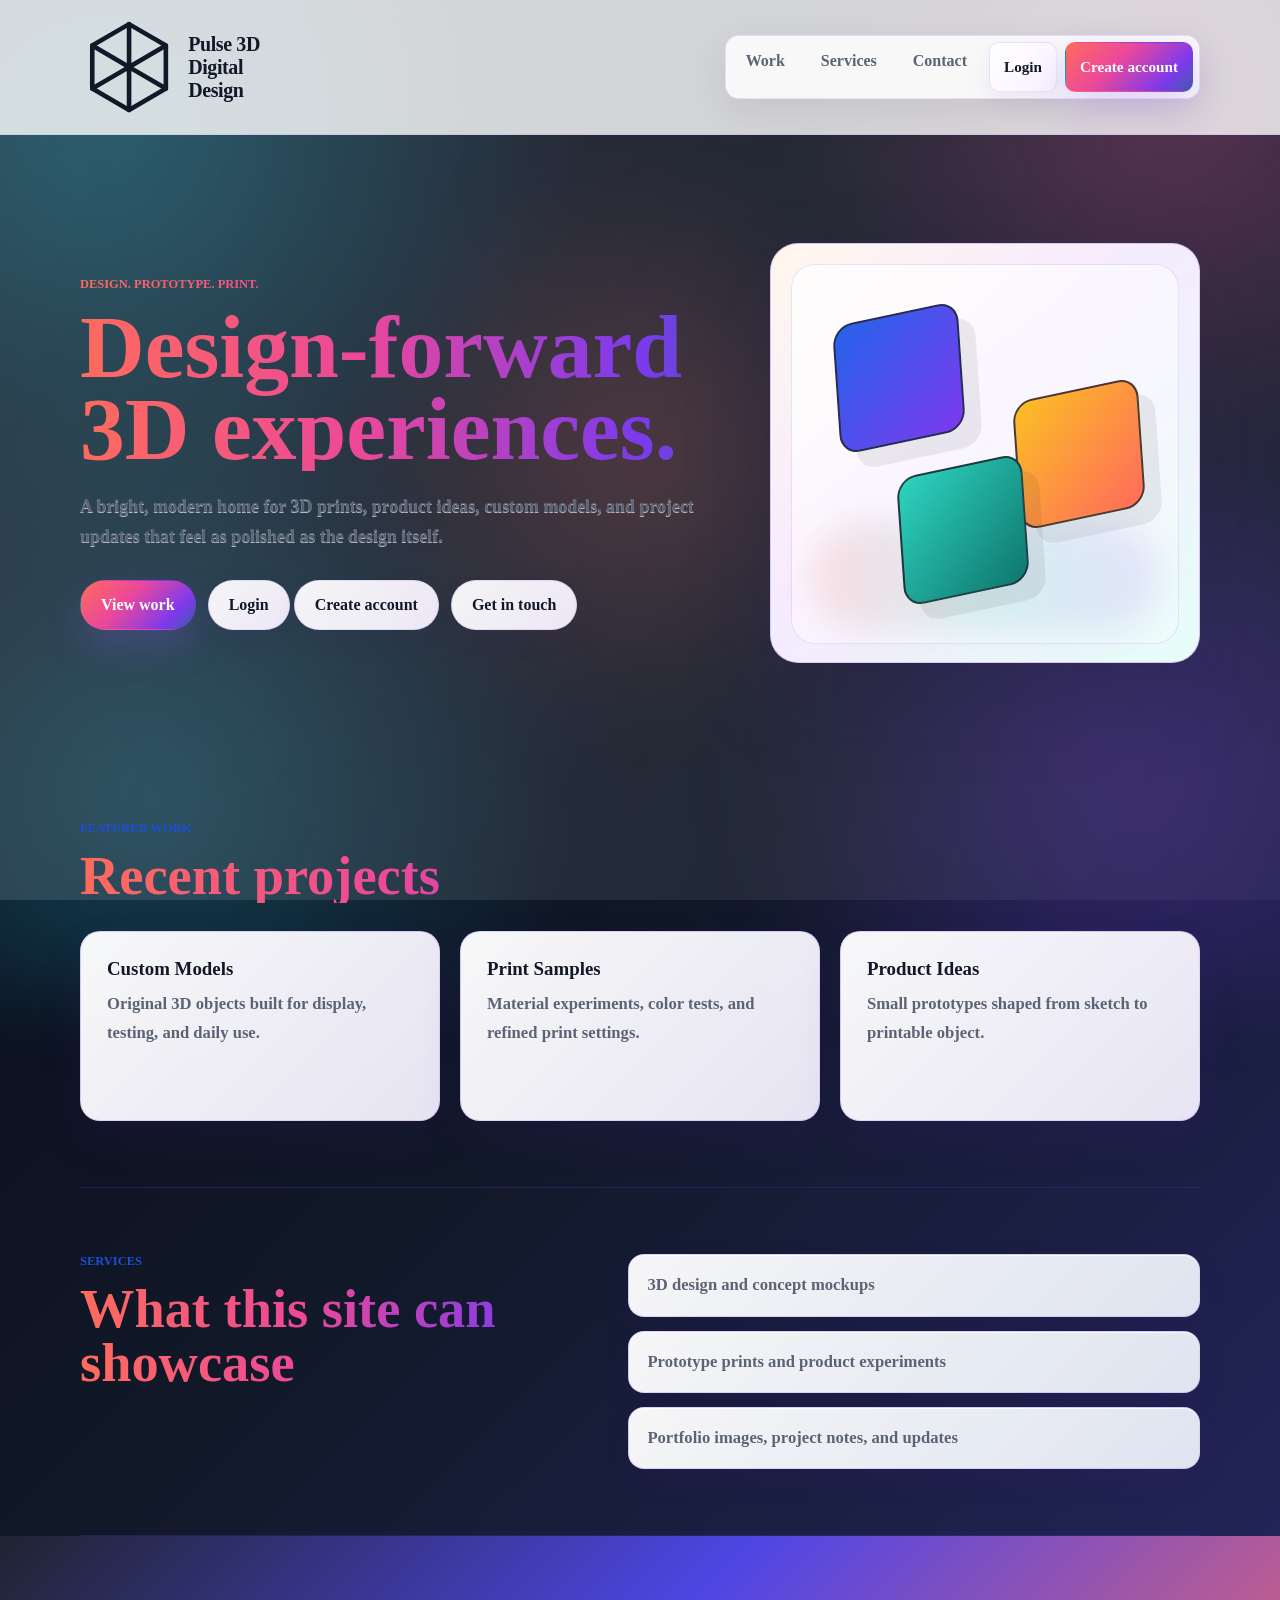
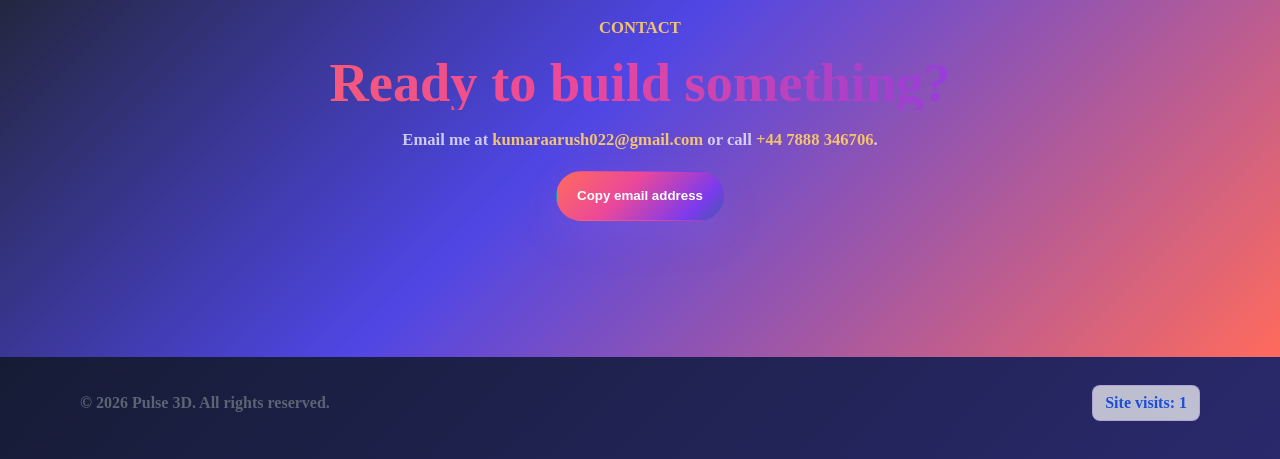
<file: index.html>
<!DOCTYPE html>
<html lang="en">
<head>
  <meta charset="UTF-8" />
  <meta name="viewport" content="width=device-width, initial-scale=1.0" />
  <title>Pulse 3D</title>
  <meta
    name="description"
    content="Pulse 3D is a simple portfolio-style website for 3D design, printing, and creative projects."
  />
  <link rel="preconnect" href="https://fonts.googleapis.com" />
  <link rel="preconnect" href="https://fonts.gstatic.com" crossorigin />
  <link
    href="https://fonts.googleapis.com/css2?family=Inter:wght@500;600;700;800&display=swap"
    rel="stylesheet"
  />
  <link rel="stylesheet" href="style.css" />
  <script defer src="script.js"></script>
</head>
<body>
  <header class="site-header">
    <nav class="nav" aria-label="Main navigation">
      <a class="brand" href="index.html">
        <svg viewBox="0 0 64 64" aria-hidden="true" xmlns="http://www.w3.org/2000/svg">
          <path d="M32 4L8 18v28l24 14 24-14V18L32 4z" fill="none" stroke="currentColor" stroke-width="3" stroke-linejoin="round"/>
          <path d="M32 4v56M8 18l24 14 24-14M8 46l24-14 24 14M32 18v28" fill="none" stroke="currentColor" stroke-width="3" stroke-linecap="round"/>
        </svg>
        <span class="brand-text">
          <span class="brand-company">Pulse 3D</span>
          <span class="brand-tagline">Digital Design</span>
        </span>
      </a>
      <div class="nav-links">
        <a href="models.html">Work</a>
        <a href="#services">Services</a>
        <a href="#contact">Contact</a>
        <div id="auth-nav" class="auth-nav">
          <a class="button secondary nav-action" href="login.html">Login</a>
          <a class="button primary nav-action" href="register.html">Create account</a>
        </div>
        <div id="profile-menu-wrapper" class="profile-menu-wrapper" hidden>
          <button id="profile-toggle" class="profile-toggle" type="button" aria-haspopup="true" aria-expanded="false">👤</button>
          <div id="profile-dropdown" class="profile-dropdown" hidden>
            <a href="profile.html">Account details</a>
            <a href="purchases.html">Models purchased</a>
            <a href="rewards.html">Rewards</a>
            <button id="signout-button" class="text-button" type="button">Sign out</button>
          </div>
        </div>
      </div>
    </nav>
  </header>

  <main>
    <section id="home" class="hero">
      <div class="hero-content">
        <p class="eyebrow">Design. Prototype. Print.</p>
        <h1>Design-forward 3D experiences.</h1>
        <p class="hero-text">
          A bright, modern home for 3D prints, product ideas, custom models, and project
          updates that feel as polished as the design itself.
        </p>
        <div class="hero-actions">
          <a class="button primary" href="models.html">View work</a>
          <span id="hero-auth-actions">
            <a class="button secondary" href="login.html">Login</a>
            <a class="button secondary" href="register.html">Create account</a>
          </span>
          <a class="button secondary" href="#contact">Get in touch</a>
        </div>
      </div>
      <div class="hero-visual" aria-hidden="true">
        <div class="cube cube-one"></div>
        <div class="cube cube-two"></div>
        <div class="cube cube-three"></div>
      </div>
    </section>

    <section id="work" class="section">
      <div class="section-heading">
        <p class="eyebrow">Featured work</p>
        <h2>Recent projects</h2>
      </div>
      <div class="card-grid">
        <article class="card">
          <h3>Custom Models</h3>
          <p>Original 3D objects built for display, testing, and daily use.</p>
        </article>
        <article class="card">
          <h3>Print Samples</h3>
          <p>Material experiments, color tests, and refined print settings.</p>
        </article>
        <article class="card">
          <h3>Product Ideas</h3>
          <p>Small prototypes shaped from sketch to printable object.</p>
        </article>
      </div>
    </section>

    <section id="services" class="section split-section">
      <div>
        <p class="eyebrow">Services</p>
        <h2>What this site can showcase</h2>
      </div>
      <ul class="service-list">
        <li>3D design and concept mockups</li>
        <li>Prototype prints and product experiments</li>
        <li>Portfolio images, project notes, and updates</li>
      </ul>
    </section>

    <section id="contact" class="section contact-section">
      <p class="eyebrow">Contact</p>
      <h2>Ready to build something?</h2>
      <p>
        Email me at <a href="mailto:kumaraarush022@gmail.com">kumaraarush022@gmail.com</a>
        or call <a href="tel:+447888346706">+44 7888 346706</a>.
      </p>
      <button id="contact-button" class="button primary" type="button">
        Copy email address
      </button>
      <p id="copy-status" class="copy-status" aria-live="polite"></p>
    </section>
  </main>

  <footer class="footer">
    <p>&copy; <span id="year"></span> Pulse 3D. All rights reserved.</p>
    <p class="visitor-count">Site visits: <span id="visit-count">0</span></p>
  </footer>
</body>
</html>
</file>
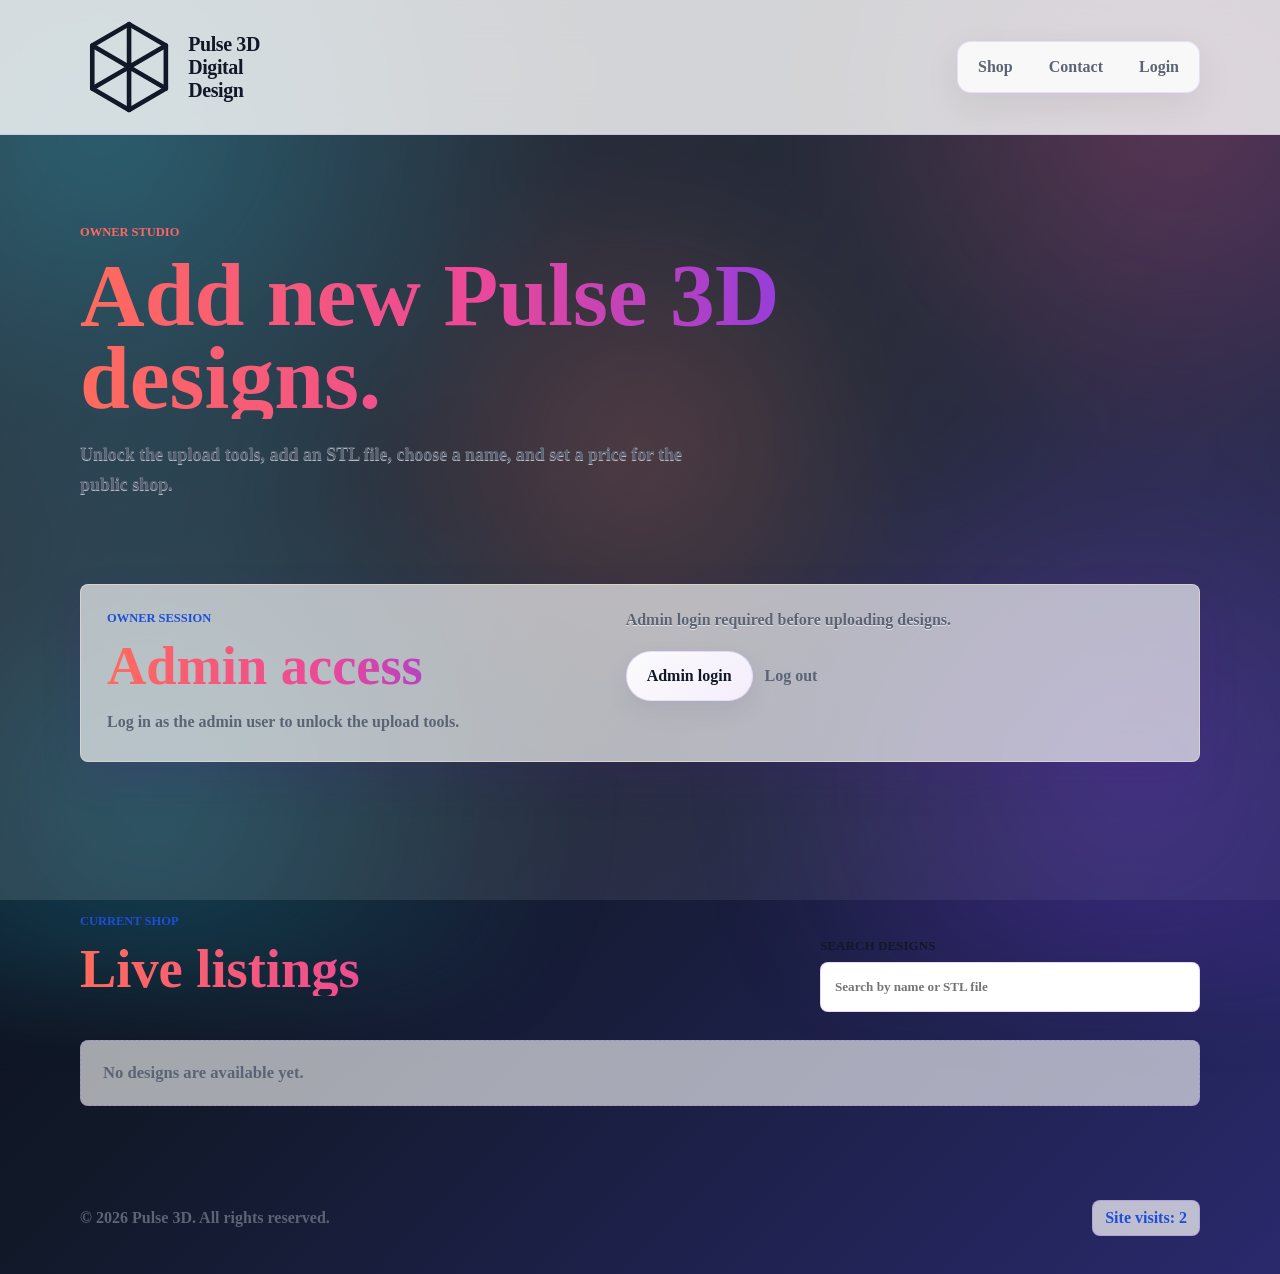
<file: admin.html>
<!DOCTYPE html>
<html lang="en">
<head>
  <meta charset="UTF-8" />
  <meta name="viewport" content="width=device-width, initial-scale=1.0" />
  <title>Pulse 3D Admin</title>
  <meta
    name="description"
    content="Owner upload page for Pulse 3D model listings."
  />
  <link rel="preconnect" href="https://fonts.googleapis.com" />
  <link rel="preconnect" href="https://fonts.gstatic.com" crossorigin />
  <link
    href="https://fonts.googleapis.com/css2?family=Inter:wght@500;600;700;800&display=swap"
    rel="stylesheet"
  />
  <link rel="stylesheet" href="style.css" />
  <script defer src="script.js"></script>
</head>
<body>
  <header class="site-header">
    <nav class="nav" aria-label="Main navigation">
      <a class="brand" href="index.html">
        <svg viewBox="0 0 64 64" aria-hidden="true" xmlns="http://www.w3.org/2000/svg">
          <path d="M32 4L8 18v28l24 14 24-14V18L32 4z" fill="none" stroke="currentColor" stroke-width="3" stroke-linejoin="round"/>
          <path d="M32 4v56M8 18l24 14 24-14M8 46l24-14 24 14M32 18v28" fill="none" stroke="currentColor" stroke-width="3" stroke-linecap="round"/>
        </svg>
        <span class="brand-text">
          <span class="brand-company">Pulse 3D</span>
          <span class="brand-tagline">Digital Design</span>
        </span>
      </a>
      <div class="nav-links">
        <a href="models.html">Shop</a>
        <a href="index.html#contact">Contact</a>
        <a href="login.html">Login</a>
      </div>
    </nav>
  </header>

  <main>
    <section class="page-hero">
      <p class="eyebrow">Owner studio</p>
      <h1>Add new Pulse 3D designs.</h1>
      <p class="hero-text">
        Unlock the upload tools, add an STL file, choose a name, and set a price
        for the public shop.
      </p>
    </section>

    <section class="section upload-section" aria-labelledby="upload-title">
      <div class="admin-panel">
        <div>
          <p class="eyebrow">Owner session</p>
          <h2>Admin access</h2>
          <p class="admin-note">Log in as the admin user to unlock the upload tools.</p>
        </div>

        <div class="admin-session">
          <p id="admin-status" class="copy-status" aria-live="polite">Checking admin session...</p>
          <a class="button secondary" href="login.html">Admin login</a>
          <button id="logout-button" class="button text-button" type="button" hidden>Log out</button>
        </div>
      </div>

      <div class="upload-panel" hidden>
        <div>
          <p class="eyebrow">New listing</p>
          <h2 id="upload-title">Add a model</h2>
        </div>

        <form id="stl-form" class="upload-form">
          <label>
            Model name
            <input id="model-name" name="name" type="text" placeholder="Desk organizer" required />
          </label>

          <label>
            Price
            <input id="model-price" name="price" type="number" min="0" step="0.01" placeholder="12.99" required />
          </label>

          <label>
            STL file
            <input id="model-file" name="file" type="file" accept=".stl,model/stl" required />
          </label>

          <button class="button primary" type="submit">Upload STL</button>
          <p id="upload-status" class="copy-status" aria-live="polite"></p>
        </form>
      </div>
    </section>

    <section class="section" aria-labelledby="admin-listings-title">
      <div class="shop-heading">
        <div class="section-heading">
          <p class="eyebrow">Current shop</p>
          <h2 id="admin-listings-title">Live listings</h2>
        </div>

        <label class="search-control">
          Search designs
          <input id="design-search" type="search" placeholder="Search by name or STL file" />
        </label>
      </div>
      <div id="model-list" class="listing-grid"></div>
    </section>
  </main>

  <footer class="footer">
    <p>&copy; <span id="year"></span> Pulse 3D. All rights reserved.</p>
    <p class="visitor-count">Site visits: <span id="visit-count">0</span></p>
  </footer>
</body>
</html>
</file>
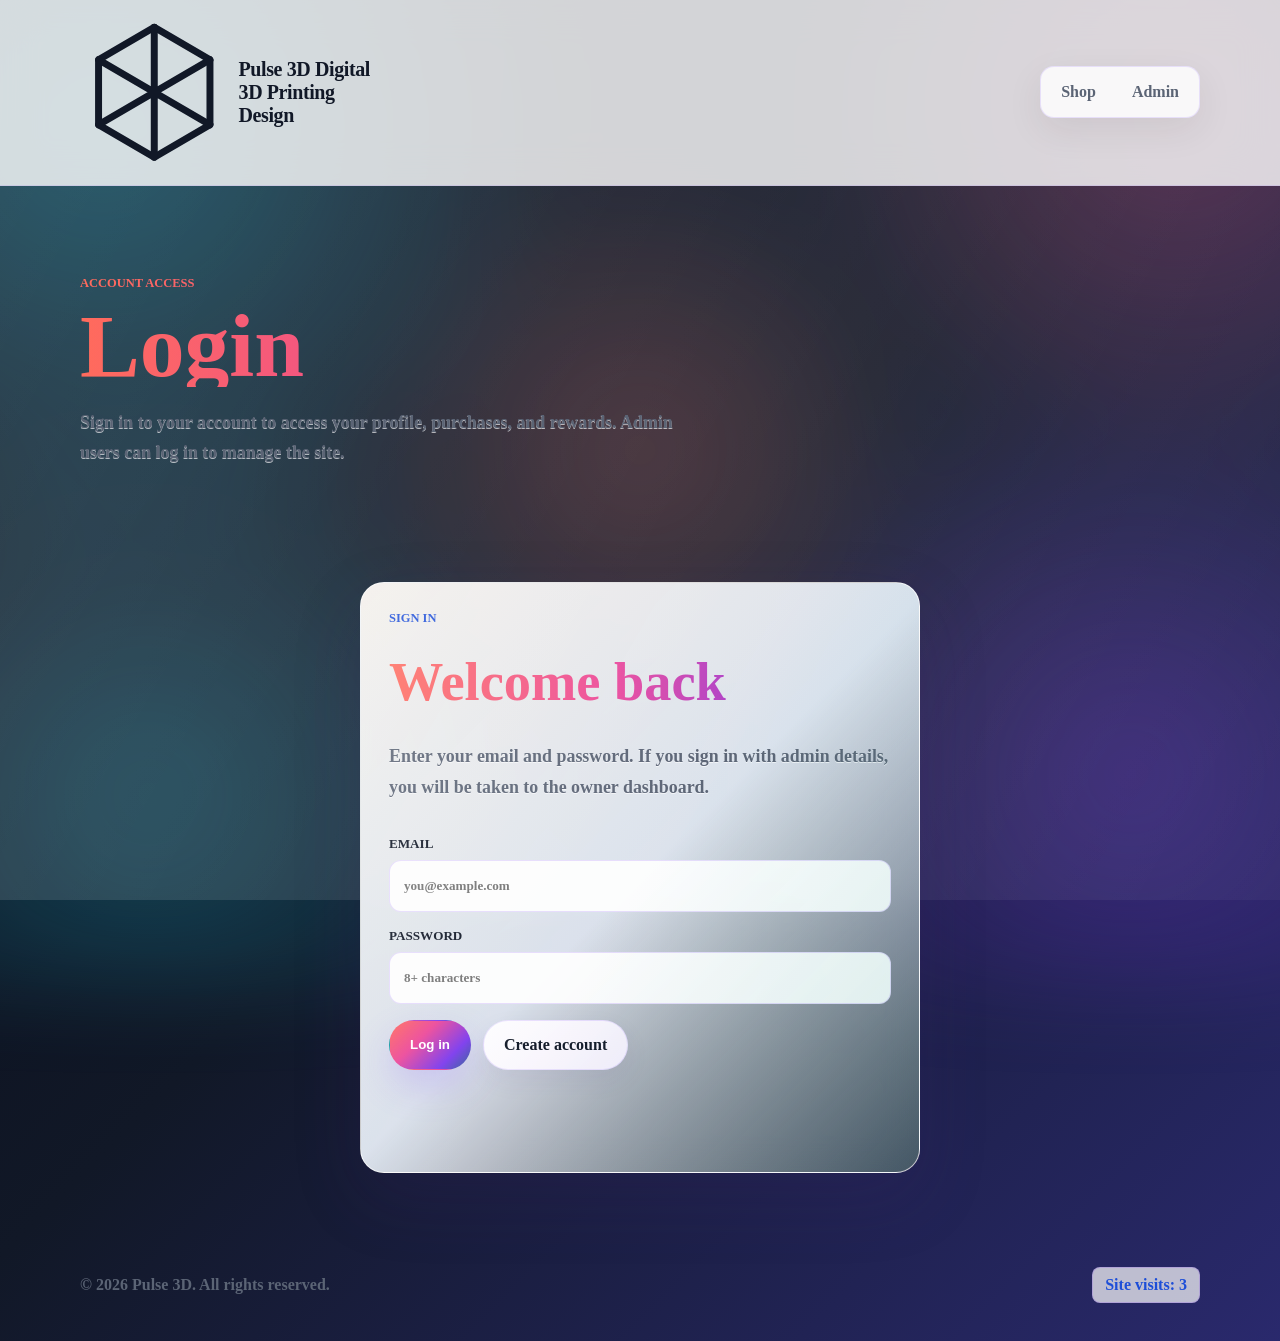
<file: login.html>
<!DOCTYPE html>
<html lang="en">
<head>
  <meta charset="UTF-8" />
  <meta name="viewport" content="width=device-width, initial-scale=1.0" />
  <title>Pulse 3D Login</title>
  <meta
    name="description"
    content="Public and admin login for Pulse 3D."
  />
  <link rel="preconnect" href="https://fonts.googleapis.com" />
  <link rel="preconnect" href="https://fonts.gstatic.com" crossorigin />
  <link
    href="https://fonts.googleapis.com/css2?family=Inter:wght@500;600;700;800&display=swap"
    rel="stylesheet"
  />
  <link rel="stylesheet" href="style.css" />
  <script defer src="script.js"></script>
</head>
<body>
  <header class="site-header">
    <nav class="nav" aria-label="Main navigation">
      <a class="brand" href="index.html">
        <svg viewBox="0 0 64 64" aria-hidden="true" xmlns="http://www.w3.org/2000/svg">
          <path d="M32 4L8 18v28l24 14 24-14V18L32 4z" fill="none" stroke="currentColor" stroke-width="3" stroke-linejoin="round"/>
          <path d="M32 4v56M8 18l24 14 24-14M8 46l24-14 24 14M32 18v28" fill="none" stroke="currentColor" stroke-width="3" stroke-linecap="round"/>
        </svg>
        <span class="brand-text">
          <span class="brand-company">Pulse 3D</span>
          <span class="brand-tagline">Digital 3D Printing Design</span>
        </span>
      </a>
      <div class="nav-links">
        <a href="models.html">Shop</a>
        <a href="admin.html">Admin</a>
      </div>
    </nav>
  </header>

  <main>
    <section class="page-hero">
      <p class="eyebrow">Account access</p>
      <h1>Login</h1>
      <p class="hero-text">
        Sign in to your account to access your profile, purchases, and rewards. Admin users can log in to manage the site.
    </section>

    <section class="section" aria-label="Login form">
      <form id="auth-form" class="auth-card" action="/login" method="post">
        <p class="eyebrow">Sign in</p>
        <h2>Welcome back</h2>
        <p class="hero-text">
          Enter your email and password. If you sign in with admin details, you will be taken to the owner dashboard.
        </p>
        <label>
          Email
          <input name="email" type="email" placeholder="you@example.com" required />
        </label>
        <label>
          Password
          <input name="password" type="password" placeholder="8+ characters" required />
        </label>
        <div class="auth-actions">
          <button id="login-button" class="button primary" type="submit">Log in</button>
          <a class="button secondary" href="register.html">Create account</a>
        </div>
        <p id="auth-status" class="copy-status" aria-live="polite"></p>
      </form>
    </section>
  </main>

  <footer class="footer">
    <p>&copy; <span id="year"></span> Pulse 3D. All rights reserved.</p>
    <p class="visitor-count">Site visits: <span id="visit-count">0</span></p>
  </footer>
</body>
</html>
</file>
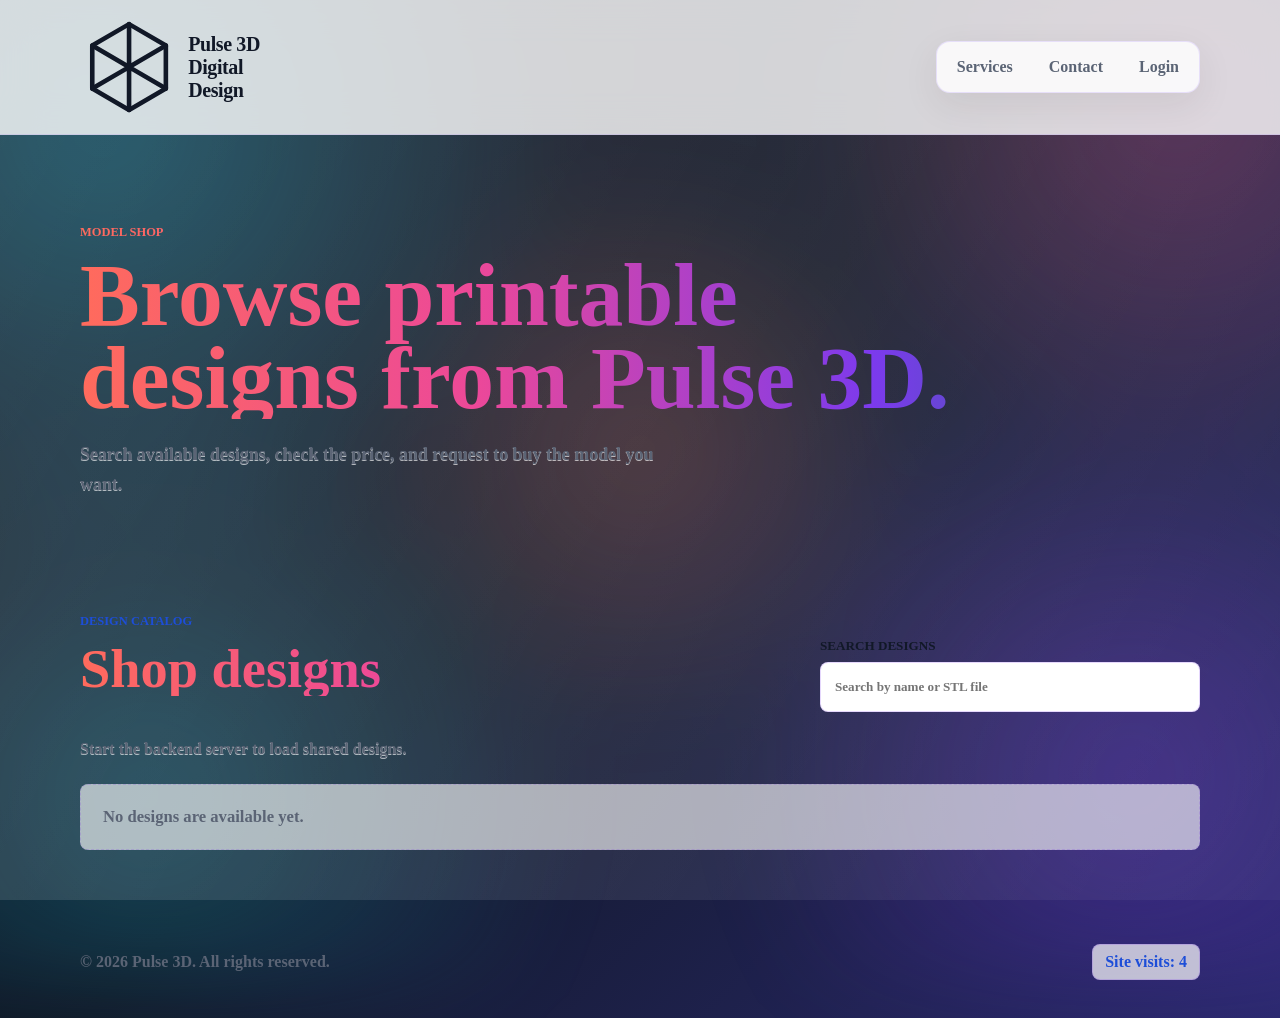
<file: models.html>
<!DOCTYPE html>
<html lang="en">
<head>
  <meta charset="UTF-8" />
  <meta name="viewport" content="width=device-width, initial-scale=1.0" />
  <title>Pulse 3D Models</title>
  <meta
    name="description"
    content="Search and buy printable Pulse 3D designs."
  />
  <link rel="preconnect" href="https://fonts.googleapis.com" />
  <link rel="preconnect" href="https://fonts.gstatic.com" crossorigin />
  <link
    href="https://fonts.googleapis.com/css2?family=Inter:wght@500;600;700;800&display=swap"
    rel="stylesheet"
  />
  <link rel="stylesheet" href="style.css" />
  <script defer src="script.js"></script>
</head>
<body>
  <header class="site-header">
    <nav class="nav" aria-label="Main navigation">
      <a class="brand" href="index.html">
        <svg viewBox="0 0 64 64" aria-hidden="true" xmlns="http://www.w3.org/2000/svg">
          <path d="M32 4L8 18v28l24 14 24-14V18L32 4z" fill="none" stroke="currentColor" stroke-width="3" stroke-linejoin="round"/>
          <path d="M32 4v56M8 18l24 14 24-14M8 46l24-14 24 14M32 18v28" fill="none" stroke="currentColor" stroke-width="3" stroke-linecap="round"/>
        </svg>
        <span class="brand-text">
          <span class="brand-company">Pulse 3D</span>
          <span class="brand-tagline">Digital Design</span>
        </span>
      </a>
      <div class="nav-links">
        <a href="index.html#services">Services</a>
        <a href="index.html#contact">Contact</a>
        <a href="login.html">Login</a>
      </div>
    </nav>
  </header>

  <main>
    <section class="page-hero">
      <p class="eyebrow">Model shop</p>
      <h1>Browse printable designs from Pulse 3D.</h1>
      <p class="hero-text">
        Search available designs, check the price, and request to buy the model
        you want.
      </p>
    </section>

    <section class="section" aria-labelledby="listings-title">
      <div class="shop-heading">
        <div class="section-heading">
          <p class="eyebrow">Design catalog</p>
          <h2 id="listings-title">Shop designs</h2>
        </div>

        <label class="search-control">
          Search designs
          <input id="design-search" type="search" placeholder="Search by name or STL file" />
        </label>
      </div>
      <p id="shop-status" class="copy-status" aria-live="polite"></p>
      <div id="model-list" class="listing-grid"></div>
    </section>
  </main>

  <footer class="footer">
    <p>&copy; <span id="year"></span> Pulse 3D. All rights reserved.</p>
    <p class="visitor-count">Site visits: <span id="visit-count">0</span></p>
  </footer>
</body>
</html>
</file>
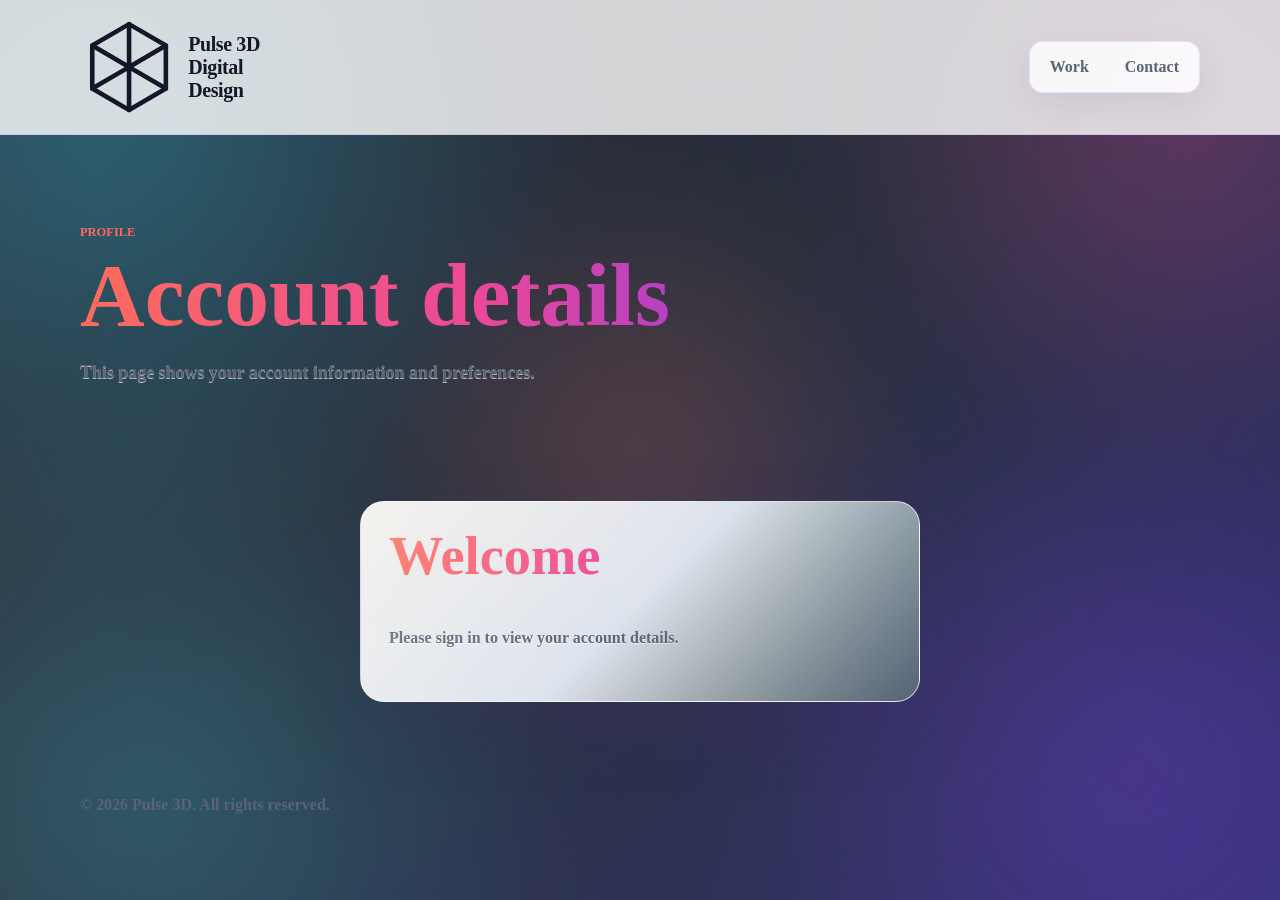
<file: profile.html>
<!DOCTYPE html>
<html lang="en">
<head>
  <meta charset="UTF-8" />
  <meta name="viewport" content="width=device-width, initial-scale=1.0" />
  <title>Pulse 3D Profile</title>
  <link rel="stylesheet" href="style.css" />
  <script defer src="script.js"></script>
</head>
<body>
  <header class="site-header">
    <nav class="nav" aria-label="Main navigation">
      <a class="brand" href="index.html">
        <svg viewBox="0 0 64 64" aria-hidden="true" xmlns="http://www.w3.org/2000/svg">
          <path d="M32 4L8 18v28l24 14 24-14V18L32 4z" fill="none" stroke="currentColor" stroke-width="3" stroke-linejoin="round"/>
          <path d="M32 4v56M8 18l24 14 24-14M8 46l24-14 24 14M32 18v28" fill="none" stroke="currentColor" stroke-width="3" stroke-linecap="round"/>
        </svg>
        <span class="brand-text">
          <span class="brand-company">Pulse 3D</span>
          <span class="brand-tagline">Digital Design</span>
        </span>
      </a>
      <div class="nav-links">
        <a href="models.html">Work</a>
        <a href="index.html#contact">Contact</a>
      </div>
    </nav>
  </header>
  <main>
    <section class="page-hero">
      <p class="eyebrow">Profile</p>
      <h1>Account details</h1>
      <p class="hero-text">This page shows your account information and preferences.</p>
    </section>
    <section class="section">
      <div class="auth-card">
        <h2>Welcome</h2>
        <p id="profile-status" class="copy-status">You are signed in.</p>
      </div>
    </section>
  </main>
  <footer class="footer">
    <p>&copy; <span id="year"></span> Pulse 3D. All rights reserved.</p>
  </footer>
</body>
</html>
</file>
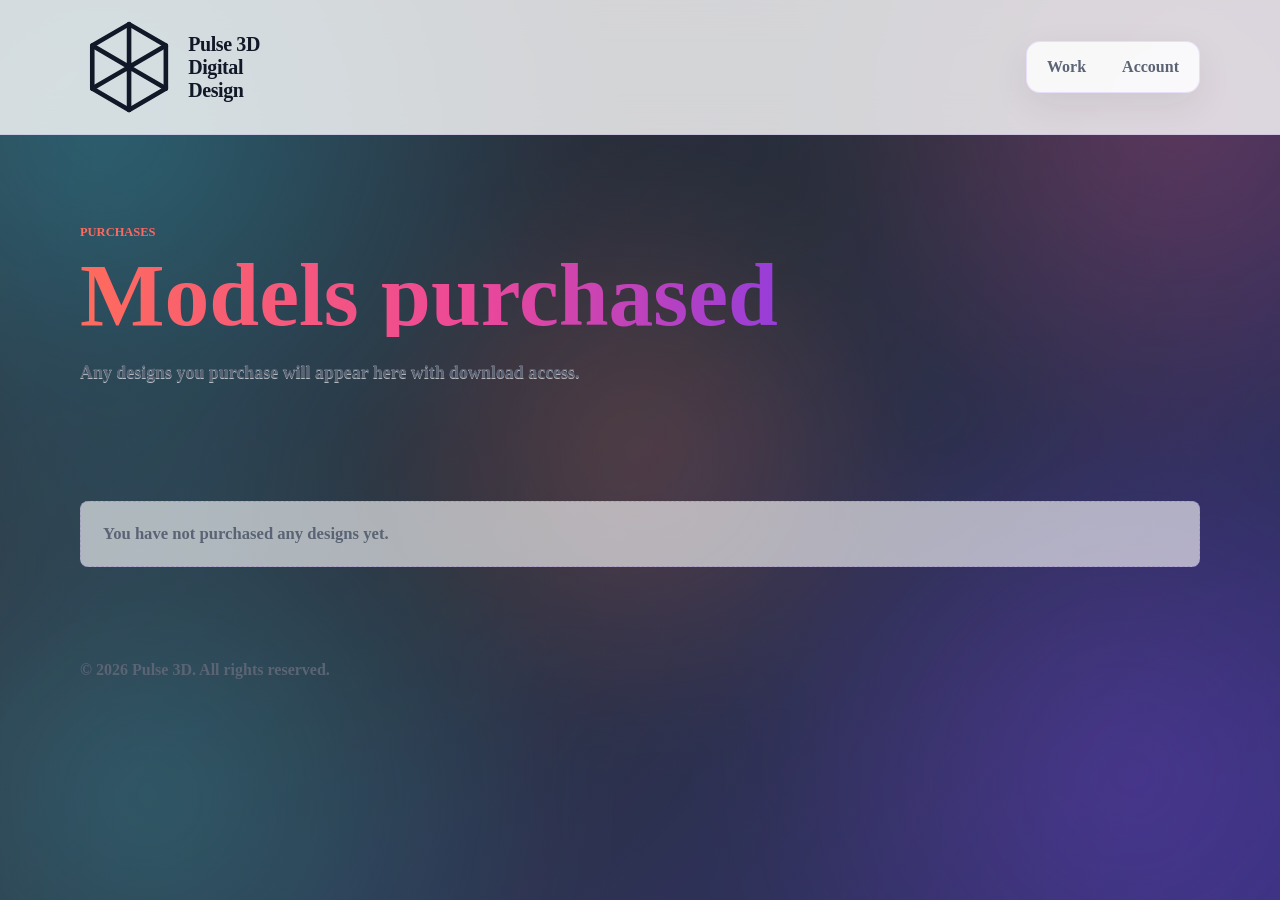
<file: purchases.html>
<!DOCTYPE html>
<html lang="en">
<head>
  <meta charset="UTF-8" />
  <meta name="viewport" content="width=device-width, initial-scale=1.0" />
  <title>Pulse 3D Purchases</title>
  <link rel="stylesheet" href="style.css" />
  <script defer src="script.js"></script>
</head>
<body>
  <header class="site-header">
    <nav class="nav" aria-label="Main navigation">
      <a class="brand" href="index.html">
        <svg viewBox="0 0 64 64" aria-hidden="true" xmlns="http://www.w3.org/2000/svg">
          <path d="M32 4L8 18v28l24 14 24-14V18L32 4z" fill="none" stroke="currentColor" stroke-width="3" stroke-linejoin="round"/>
          <path d="M32 4v56M8 18l24 14 24-14M8 46l24-14 24 14M32 18v28" fill="none" stroke="currentColor" stroke-width="3" stroke-linecap="round"/>
        </svg>
        <span class="brand-text">
          <span class="brand-company">Pulse 3D</span>
          <span class="brand-tagline">Digital Design</span>
        </span>
      </a>
      <div class="nav-links">
        <a href="models.html">Work</a>
        <a href="profile.html">Account</a>
      </div>
    </nav>
  </header>
  <main>
    <section class="page-hero">
      <p class="eyebrow">Purchases</p>
      <h1>Models purchased</h1>
      <p class="hero-text">Any designs you purchase will appear here with download access.</p>
    </section>
    <section class="section">
      <div id="purchases-list" class="listing-grid"></div>
    </section>
  </main>
  <footer class="footer">
    <p>&copy; <span id="year"></span> Pulse 3D. All rights reserved.</p>
  </footer>
</body>
</html>
</file>
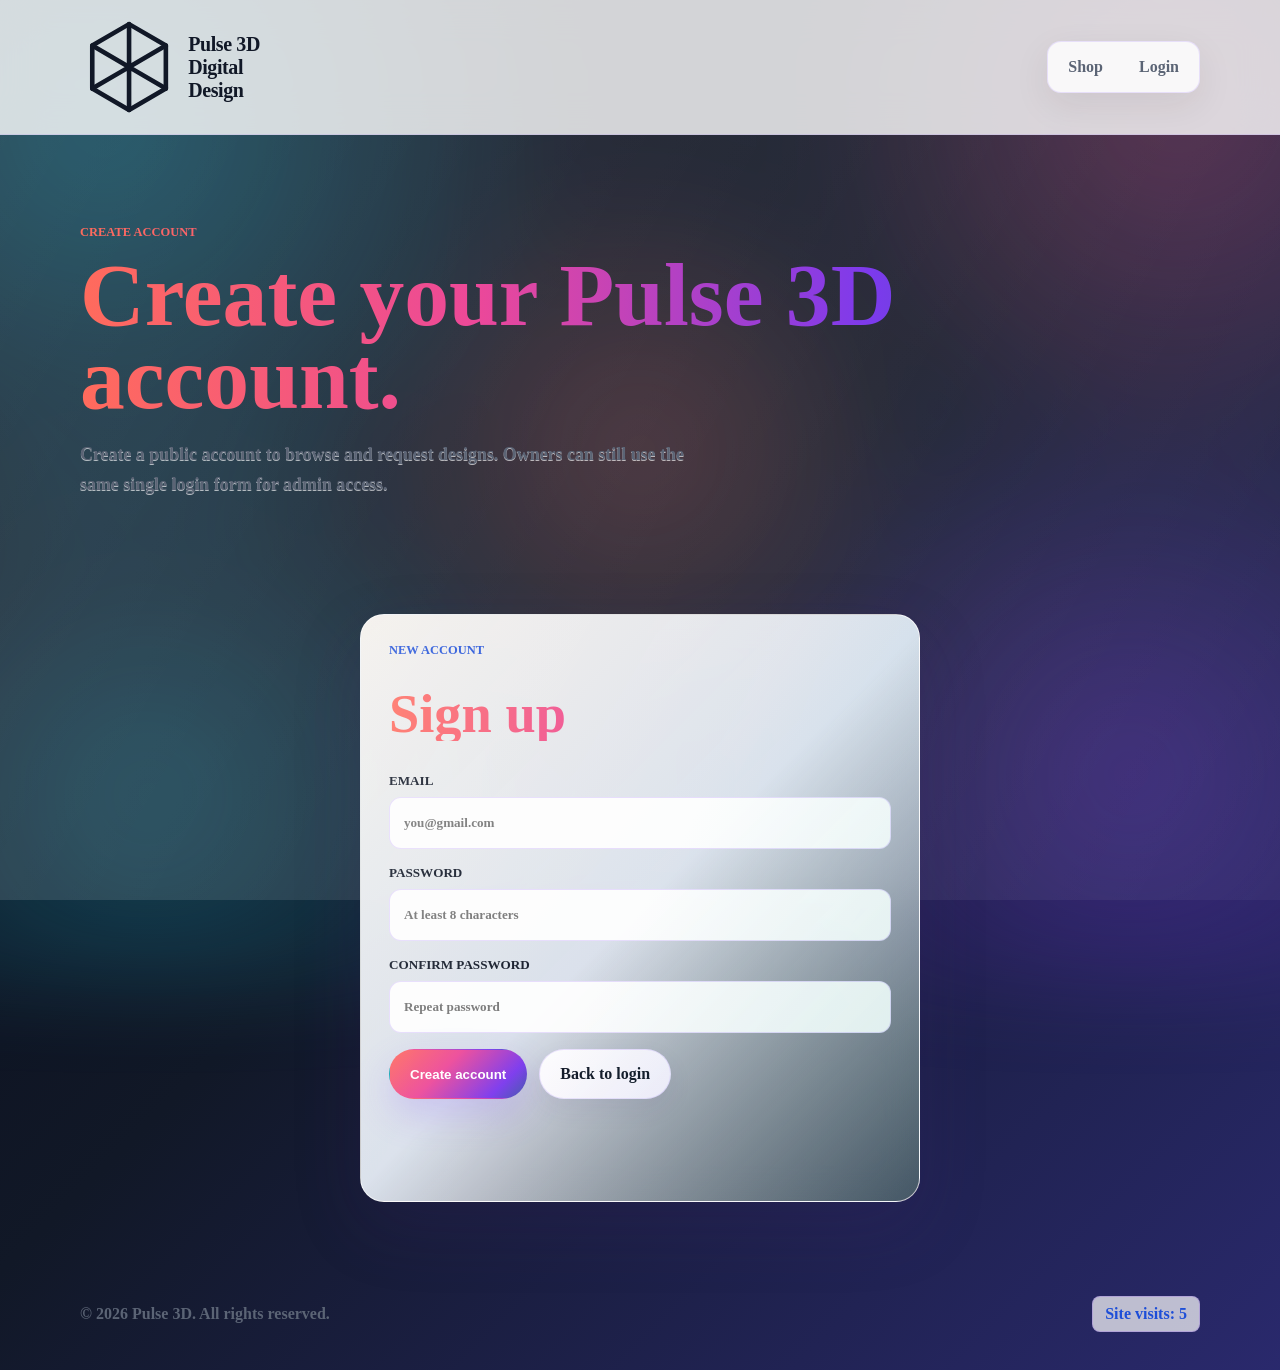
<file: register.html>
<!DOCTYPE html>
<html lang="en">
<head>
  <meta charset="UTF-8" />
  <meta name="viewport" content="width=device-width, initial-scale=1.0" />
  <title>Pulse 3D Create Account</title>
  <meta
    name="description"
    content="Create a customer account for Pulse 3D."
  />
  <link rel="preconnect" href="https://fonts.googleapis.com" />
  <link rel="preconnect" href="https://fonts.gstatic.com" crossorigin />
  <link
    href="https://fonts.googleapis.com/css2?family=Inter:wght@500;600;700;800&display=swap"
    rel="stylesheet"
  />
  <link rel="stylesheet" href="style.css" />
  <script defer src="script.js"></script>
</head>
<body>
  <header class="site-header">
    <nav class="nav" aria-label="Main navigation">
      <a class="brand" href="index.html">
        <svg viewBox="0 0 64 64" aria-hidden="true" xmlns="http://www.w3.org/2000/svg">
          <path d="M32 4L8 18v28l24 14 24-14V18L32 4z" fill="none" stroke="currentColor" stroke-width="3" stroke-linejoin="round"/>
          <path d="M32 4v56M8 18l24 14 24-14M8 46l24-14 24 14M32 18v28" fill="none" stroke="currentColor" stroke-width="3" stroke-linecap="round"/>
        </svg>
        <span class="brand-text">
          <span class="brand-company">Pulse 3D</span>
          <span class="brand-tagline">Digital Design</span>
        </span>
      </a>
      <div class="nav-links">
        <a href="models.html">Shop</a>
        <a href="login.html">Login</a>
      </div>
    </nav>
  </header>

  <main>
    <section class="page-hero">
      <p class="eyebrow">Create account</p>
      <h1>Create your Pulse 3D account.</h1>
      <p class="hero-text">
        Create a public account to browse and request designs. Owners can still use the same single login form for admin access.
      </p>
    </section>

    <section class="section" aria-label="Create account form">
      <form id="register-form" class="auth-card">
        <p class="eyebrow">New account</p>
        <h2>Sign up</h2>
        <label>
          Email
          <input name="email" type="email" placeholder="you@gmail.com" required />
        </label>
        <label>
          Password
          <input name="password" type="password" placeholder="At least 8 characters" required />
        </label>
        <label>
          Confirm password
          <input name="confirmPassword" type="password" placeholder="Repeat password" required />
        </label>
        <div class="auth-actions">
          <button class="button primary" type="submit">Create account</button>
          <a class="button secondary" href="login.html">Back to login</a>
        </div>
        <p id="register-status" class="copy-status" aria-live="polite"></p>
      </form>
    </section>
  </main>

  <footer class="footer">
    <p>&copy; <span id="year"></span> Pulse 3D. All rights reserved.</p>
    <p class="visitor-count">Site visits: <span id="visit-count">0</span></p>
  </footer>
</body>
</html>
</file>
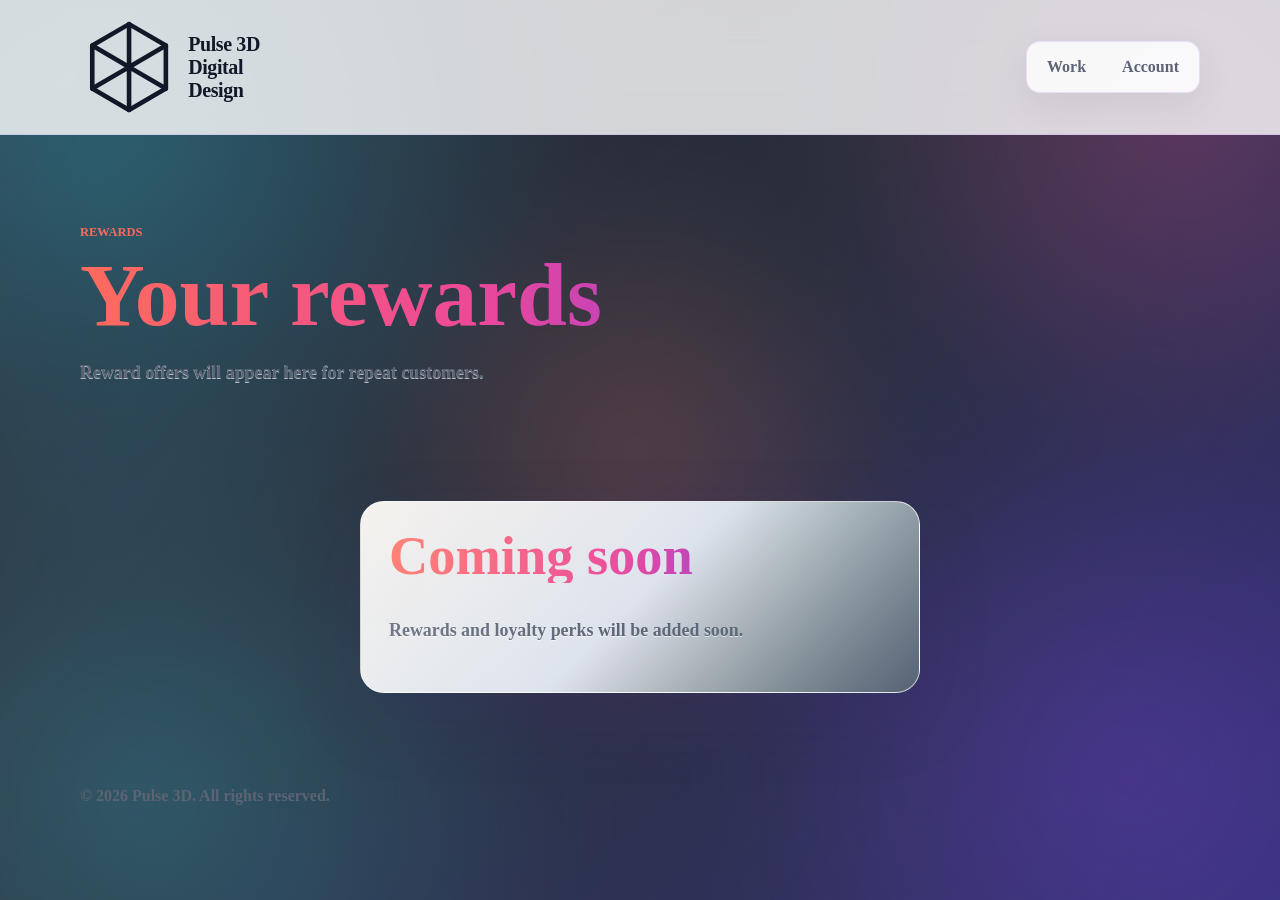
<file: rewards.html>
<!DOCTYPE html>
<html lang="en">
<head>
  <meta charset="UTF-8" />
  <meta name="viewport" content="width=device-width, initial-scale=1.0" />
  <title>Pulse 3D Rewards</title>
  <link rel="stylesheet" href="style.css" />
  <script defer src="script.js"></script>
</head>
<body>
  <header class="site-header">
    <nav class="nav" aria-label="Main navigation">
      <a class="brand" href="index.html">
        <svg viewBox="0 0 64 64" aria-hidden="true" xmlns="http://www.w3.org/2000/svg">
          <path d="M32 4L8 18v28l24 14 24-14V18L32 4z" fill="none" stroke="currentColor" stroke-width="3" stroke-linejoin="round"/>
          <path d="M32 4v56M8 18l24 14 24-14M8 46l24-14 24 14M32 18v28" fill="none" stroke="currentColor" stroke-width="3" stroke-linecap="round"/>
        </svg>
        <span class="brand-text">
          <span class="brand-company">Pulse 3D</span>
          <span class="brand-tagline">Digital Design</span>
        </span>
      </a>
      <div class="nav-links">
        <a href="models.html">Work</a>
        <a href="profile.html">Account</a>
      </div>
    </nav>
  </header>
  <main>
    <section class="page-hero">
      <p class="eyebrow">Rewards</p>
      <h1>Your rewards</h1>
      <p class="hero-text">Reward offers will appear here for repeat customers.</p>
    </section>
    <section class="section">
      <div class="auth-card">
        <h2>Coming soon</h2>
        <p class="hero-text">Rewards and loyalty perks will be added soon.</p>
      </div>
    </section>
  </main>
  <footer class="footer">
    <p>&copy; <span id="year"></span> Pulse 3D. All rights reserved.</p>
  </footer>
</body>
</html>
</file>
<file: style.css>
:root {
  --bg: #fff7ed;
  --surface: rgba(255, 255, 255, 0.95);
  --surface-soft: rgba(255, 255, 255, 0.88);
  --ink: #111827;
  --muted: #5b6475;
  --line: rgba(124, 58, 237, 0.2);
  --blue: #2563eb;
  --blue-dark: #1d4ed8;
  --coral: #ff6b5c;
  --mint: #2dd4bf;
  --gold: #fbbf24;
  --accent: #7c3aed;
  --accent-2: #0f766e;
  --rose: #ec4899;
  --lime: #84cc16;
  --cyan: #06b6d4;
  --shadow: 0 30px 80px rgba(15, 23, 42, 0.18);
  --shadow-soft: 0 18px 40px rgba(76, 29, 149, 0.14);
}

@keyframes gradientShift {
  0% {
    background-position: 0% 50%;
  }
  50% {
    background-position: 100% 50%;
  }
  100% {
    background-position: 0% 50%;
  }
}

@keyframes ambientDrift {
  0%,
  100% {
    transform: translate3d(0, 0, 0);
    opacity: 0.72;
  }
  50% {
    transform: translate3d(0, -10px, 0);
    opacity: 1;
  }
}

@keyframes textShimmer {
  0% {
    background-position: 0% 50%;
  }
  100% {
    background-position: 200% 50%;
  }
}

@keyframes floatGlow {
  0%,
  100% {
    transform: translateY(0px) scale(1);
    opacity: 0.8;
  }
  50% {
    transform: translateY(-14px) scale(1.04);
    opacity: 1;
  }
}

* {
  box-sizing: border-box;
}

html {
  scroll-behavior: smooth;
  overflow-x: hidden;
}

body {
  position: relative;
  min-height: 100vh;
  margin: 0;
  background: linear-gradient(135deg, #060816 0%, #111827 20%, #312e81 48%, #7c3aed 74%, #ec4899 100%);
  background-size: 240% 240%;
  color: var(--ink);
  background-attachment: scroll;
}

body::before {
  position: fixed;
  inset: -10%;
  background:
    radial-gradient(circle at 15% 20%, rgba(6, 182, 212, 0.34), transparent 30%),
    radial-gradient(circle at 85% 18%, rgba(236, 72, 153, 0.28), transparent 24%),
    radial-gradient(circle at 82% 80%, rgba(124, 58, 237, 0.3), transparent 26%),
    radial-gradient(circle at 18% 82%, rgba(34, 211, 238, 0.24), transparent 28%),
    radial-gradient(circle at 50% 50%, rgba(255, 107, 92, 0.2), transparent 30%);
  filter: blur(42px);
  content: "";
  z-index: -2;
}

body::after {
  position: fixed;
  inset: 0;
  background: linear-gradient(120deg, rgba(255, 255, 255, 0.16), rgba(255, 255, 255, 0.04));
  content: "";
  z-index: -1;
}

a {
  color: inherit;
  text-decoration: none;
}

.site-header {
  position: sticky;
  top: 0;
  z-index: 10;
  border-bottom: 1px solid rgba(139, 92, 246, 0.14);
  background: rgba(255, 255, 255, 0.8);
  backdrop-filter: blur(20px);
}

.nav {
  display: flex;
  align-items: center;
  justify-content: space-between;
  width: min(1120px, calc(100% - 32px));
  margin: 0 auto;
  padding: 18px 0;
}

.brand {
  display: inline-flex;
  align-items: center;
  gap: 10px;
  color: var(--ink);
  font-size: 1.25rem;
  font-weight: 900;
  letter-spacing: -0.02em;
}



.nav-links {
  display: flex;
  gap: 8px;
  padding: 6px;
  border: 1px solid rgba(139, 92, 246, 0.16);
  border-radius: 14px;
  background: rgba(255, 255, 255, 0.84);
  box-shadow: 0 12px 36px rgba(35, 31, 27, 0.08);
}

.nav-links a,
.nav-links button {
  padding: 10px 14px;
  border-radius: 10px;
  color: var(--muted);
  font-weight: 700;
  transition:
    background 180ms ease,
    color 180ms ease,
    transform 180ms ease,
    box-shadow 180ms ease;
}

.nav-links a:hover,
.nav-links button:hover {
  background: linear-gradient(135deg, rgba(139, 92, 246, 0.16), rgba(255, 107, 92, 0.14));
  color: var(--blue-dark);
  transform: translateY(-2px);
  box-shadow: 0 14px 36px rgba(35, 31, 27, 0.08);
}

.auth-nav {
  display: flex;
  align-items: center;
  gap: 8px;
}

.profile-menu-wrapper {
  position: relative;
}

.profile-toggle {
  display: inline-flex;
  align-items: center;
  justify-content: center;
  width: 44px;
  height: 44px;
  border: 1px solid var(--line);
  border-radius: 50%;
  background: linear-gradient(135deg, var(--blue), var(--coral));
  color: #ffffff;
  font-size: 1.05rem;
  font-weight: 800;
  cursor: pointer;
  box-shadow: 0 10px 24px rgba(15, 118, 110, 0.16);
}

.profile-dropdown {
  position: absolute;
  right: 0;
  top: calc(100% + 10px);
  display: flex;
  flex-direction: column;
  gap: 4px;
  min-width: 220px;
  padding: 8px;
  border: 1px solid var(--line);
  border-radius: 12px;
  background: rgba(255, 255, 255, 0.98);
  box-shadow: var(--shadow);
  backdrop-filter: blur(12px);
}

.profile-dropdown a,
.profile-dropdown button {
  display: block;
  width: 100%;
  padding: 8px 10px;
  border: none;
  border-radius: 8px;
  background: transparent;
  color: var(--ink);
  text-align: left;
  cursor: pointer;
  font-weight: 600;
  font-size: 0.88rem;
}

.profile-dropdown a:hover,
.profile-dropdown button:hover {
  background: rgba(15, 118, 110, 0.08);
  color: var(--blue-dark);
}

.nav-action {
  min-height: 42px;
  padding: 0 14px;
  border-radius: 6px;
  font-size: 0.95rem;
}

.hero,
.page-hero,
.section,
.footer {
  width: min(1120px, calc(100% - 32px));
  margin: 0 auto;
}

.hero {
  display: grid;
  grid-template-columns: minmax(0, 1fr) minmax(280px, 430px);
  gap: 56px;
  align-items: center;
  min-height: 620px;
  padding: 86px 0 70px;
}

.eyebrow {
  margin: 0 0 14px;
  color: var(--blue-dark);
  font-size: 0.78rem;
  font-weight: 800;
  letter-spacing: 0;
  text-transform: uppercase;
}

h1,
h2,
h3,
p {
  margin-top: 0;
}

h1 {
  max-width: 760px;
  margin-bottom: 20px;
  color: var(--ink);
  font-size: clamp(3.1rem, 7vw, 6.4rem);
  line-height: 0.92;
  letter-spacing: 0;
}

h1,
h2,
.page-hero .eyebrow,
.hero .eyebrow {
  background: linear-gradient(90deg, var(--coral), var(--rose), var(--accent), var(--accent-2), var(--cyan), var(--lime));
  background-size: 220% auto;
  -webkit-background-clip: text;
  background-clip: text;
  color: transparent;
}

h2 {
  margin-bottom: 16px;
  font-size: clamp(2rem, 4.8vw, 3.4rem);
  line-height: 0.98;
  letter-spacing: 0;
}

h3 {
  margin-bottom: 10px;
  font-size: 1.18rem;
  letter-spacing: 0;
}

.hero-text,
.card p,
.contact-section p,
.service-list {
  color: var(--muted);
  font-size: 1.04rem;
  font-weight: 600;
  line-height: 1.7;
}

.hero-text {
  max-width: 620px;
  font-size: 1.12rem;
}

.hero-actions {
  display: flex;
  flex-wrap: wrap;
  gap: 12px;
  margin-top: 28px;
}

.button {
  display: inline-flex;
  align-items: center;
  justify-content: center;
  min-height: 50px;
  padding: 0 20px;
  border: 1px solid transparent;
  border-radius: 999px;
  font-weight: 800;
  cursor: pointer;
  transition:
    box-shadow 180ms ease,
    transform 180ms ease,
    background 180ms ease;
}

.button.primary {
  background: linear-gradient(135deg, var(--coral), var(--rose), var(--accent), var(--accent-2), var(--cyan));
  background-size: 180% 100%;
  color: #ffffff;
  box-shadow: 0 16px 36px rgba(139, 92, 246, 0.24);
}

.button.secondary {
  border-color: rgba(139, 92, 246, 0.16);
  background: linear-gradient(135deg, rgba(255, 255, 255, 0.95), rgba(248, 241, 255, 0.95));
  color: var(--ink);
  box-shadow: 0 10px 25px rgba(60, 40, 120, 0.08);
}

.button.text-button {
  min-height: 44px;
  padding: 0;
  background: transparent;
  color: var(--muted);
}

.button.primary:hover {
  background: linear-gradient(135deg, var(--accent), var(--accent-2));
  box-shadow: 0 20px 42px rgba(20, 184, 166, 0.24);
}

.button.secondary:hover {
  background: linear-gradient(135deg, #ffffff, #fff8ea);
  box-shadow: 0 16px 40px rgba(35, 31, 27, 0.08);
}

.text-button {
  background: transparent;
  border: none;
  color: var(--muted);
  font: inherit;
  font-weight: 700;
  text-align: left;
}

.profile-dropdown .text-button {
  color: var(--coral);
}

.button:hover {
  transform: translateY(-2px);
}

.button.primary:hover {
  background: var(--blue-dark);
}

.button.secondary:hover {
  box-shadow: var(--shadow-soft);
}

.hero-visual {
  position: relative;
  min-height: 420px;
  border: 1px solid rgba(124, 58, 237, 0.24);
  border-radius: 28px;
  overflow: hidden;
  background: linear-gradient(135deg, #fff7ed 0%, #f5ebff 45%, #e6fdf8 100%);
  box-shadow: 0 34px 90px rgba(30, 27, 75, 0.2);
}

.hero-visual::before {
  position: absolute;
  top: 20px;
  right: 20px;
  left: 20px;
  height: calc(100% - 40px);
  border: 1px solid rgba(139, 92, 246, 0.16);
  border-radius: 24px;
  background: linear-gradient(145deg, rgba(255, 255, 255, 0.78), rgba(255, 255, 255, 0.2));
  content: "";
  z-index: 0;
}

.hero-visual::after {
  position: absolute;
  right: 40px;
  bottom: 30px;
  left: 40px;
  height: 110px;
  border-radius: 999px;
  background: linear-gradient(90deg, rgba(255, 107, 92, 0.24), rgba(20, 184, 166, 0.2), rgba(139, 92, 246, 0.18));
  filter: blur(16px);
  content: "";
  opacity: 0.7;
}

.cube {
  position: absolute;
  width: 128px;
  aspect-ratio: 1;
  border: 2px solid rgba(31, 36, 48, 0.8);
  border-radius: 20px;
  transform: rotate(-12deg) skew(-8deg);
  box-shadow: 16px 18px 0 rgba(31, 36, 48, 0.08);
  z-index: 1;
}

.cube-one {
  top: 70px;
  left: 64px;
  background: linear-gradient(135deg, var(--blue), var(--accent));
}

.cube-two {
  top: 146px;
  right: 56px;
  background: linear-gradient(135deg, var(--gold), var(--coral));
}

.cube-three {
  bottom: 68px;
  left: 128px;
  background: linear-gradient(135deg, var(--mint), var(--accent-2));
}

.section {
  padding: 66px 0;
}

.page-hero {
  padding: 90px 0 30px;
}

.page-hero h1 {
  max-width: 900px;
}

.section-heading {
  max-width: 720px;
  margin-bottom: 28px;
}

.card-grid {
  display: grid;
  grid-template-columns: repeat(3, minmax(0, 1fr));
  gap: 20px;
}

.card {
  min-height: 190px;
  padding: 26px;
  border: 1px solid rgba(124, 58, 237, 0.18);
  border-radius: 20px;
  background: linear-gradient(135deg, rgba(255, 255, 255, 0.97), rgba(244, 241, 255, 0.94));
  box-shadow: 0 20px 44px rgba(76, 29, 149, 0.12);
  transition:
    border-color 180ms ease,
    transform 180ms ease,
    box-shadow 180ms ease;
}

.card:hover,
.listing-card:hover {
  border-color: rgba(139, 92, 246, 0.34);
  box-shadow: 0 24px 50px rgba(60, 40, 120, 0.14);
  transform: translateY(-4px);
}

.split-section {
  display: grid;
  grid-template-columns: minmax(0, 0.9fr) minmax(280px, 1fr);
  gap: 34px;
  align-items: start;
  border-top: 1px solid var(--line);
  border-bottom: 1px solid var(--line);
}

.service-list {
  display: grid;
  gap: 14px;
  margin: 0;
  padding: 0;
  list-style: none;
}

.service-list li {
  padding: 16px 18px;
  border: 1px solid rgba(124, 58, 237, 0.18);
  border-radius: 16px;
  background: linear-gradient(135deg, rgba(255, 255, 255, 0.96), rgba(240, 245, 255, 0.92));
  box-shadow: inset 0 1px 0 rgba(255, 255, 255, 0.8), 0 12px 30px rgba(76, 29, 149, 0.08);
}

.contact-section {
  width: 100%;
  padding: 78px max(16px, calc((100vw - 1120px) / 2));
  background: linear-gradient(135deg, #1f2430 0%, #4f46e5 45%, #ff6b5c 100%);
  color: #ffffff;
  text-align: center;
}

.contact-section p {
  max-width: 560px;
  margin-right: auto;
  margin-left: auto;
  color: rgba(255, 255, 255, 0.72);
}

.contact-section .eyebrow,
.contact-section a {
  color: #f3c46d;
}

.copy-status {
  min-height: 28px;
  margin-top: 14px;
  color: var(--blue-dark);
  font-weight: 800;
}

.copy-status,
.hero-text,
.auth-card .hero-text {
  color: var(--muted);
  text-shadow: 0 1px 0 rgba(255, 255, 255, 0.65);
}

.contact-section .copy-status {
  color: #f3c46d;
}

.footer {
  display: flex;
  align-items: center;
  justify-content: space-between;
  gap: 16px;
  padding: 28px 0 38px;
  color: var(--muted);
  font-weight: 700;
}

.footer p {
  margin-bottom: 0;
}

.visitor-count {
  padding: 8px 12px;
  border: 1px solid var(--line);
  border-radius: 8px;
  background: rgba(255, 255, 255, 0.7);
  color: var(--blue-dark);
}

.upload-section {
  padding-top: 36px;
}

.admin-panel {
  display: grid;
  grid-template-columns: minmax(0, 0.9fr) minmax(280px, 1fr);
  gap: 26px;
  align-items: start;
  margin-bottom: 20px;
  padding: 26px;
  border: 1px solid rgba(221, 214, 204, 0.9);
  border-radius: 8px;
  background: rgba(255, 255, 255, 0.66);
  box-shadow: var(--shadow-soft);
}

.admin-note {
  margin-bottom: 0;
  color: var(--muted);
  font-weight: 700;
  line-height: 1.6;
}

.admin-form {
  display: grid;
  grid-template-columns: minmax(0, 1fr) auto auto;
  gap: 12px;
  align-items: end;
}

.admin-form label,
.search-control {
  display: grid;
  gap: 8px;
  color: var(--ink);
  font-size: 0.82rem;
  font-weight: 800;
  text-transform: uppercase;
}

.admin-form .copy-status {
  grid-column: 1 / -1;
  margin: 0;
}

.admin-form input,
.search-control input {
  width: 100%;
  min-height: 50px;
  padding: 0 14px;
  border: 1px solid var(--line);
  border-radius: 8px;
  color: var(--ink);
  font: inherit;
  background: #ffffff;
  outline: none;
  transition:
    border-color 180ms ease,
    box-shadow 180ms ease;
}

.admin-form input:focus,
.search-control input:focus {
  border-color: var(--blue);
  box-shadow: 0 0 0 4px rgba(15, 118, 110, 0.12);
}

.admin-session {
  display: flex;
  align-items: center;
  flex-wrap: wrap;
  gap: 12px;
}

.admin-session .copy-status {
  width: 100%;
  margin: 0;
}

.auth-card {
  display: grid;
  gap: 16px;
  max-width: 560px;
  margin: 0 auto;
  padding: 28px;
  border: 1px solid rgba(255, 255, 255, 0.7);
  border-radius: 24px;
  background: linear-gradient(135deg, rgba(255, 250, 245, 0.94), rgba(239, 246, 255, 0.9), rgba(253, 230, 138, 0.2));
  box-shadow: 0 25px 70px rgba(70, 40, 120, 0.16);
  backdrop-filter: blur(18px);
  position: relative;
  overflow: hidden;
}

.auth-card::before {
  position: absolute;
  inset: 0;
  background: linear-gradient(120deg, rgba(255, 255, 255, 0.24), rgba(255, 255, 255, 0.02), rgba(20, 184, 166, 0.16));
  opacity: 0.8;
  pointer-events: none;
  content: "";
}

.auth-actions {
  display: flex;
  flex-wrap: wrap;
  gap: 12px;
}

.auth-card label {
  display: grid;
  gap: 8px;
  color: var(--ink);
  font-size: 0.82rem;
  font-weight: 800;
  text-transform: uppercase;
}

.auth-card input {
  width: 100%;
  min-height: 52px;
  padding: 0 14px;
  border: 1px solid rgba(139, 92, 246, 0.2);
  border-radius: 12px;
  color: var(--ink);
  font: inherit;
  background: rgba(255, 255, 255, 0.92);
  outline: none;
  transition: border-color 180ms ease, box-shadow 180ms ease, transform 180ms ease;
}

.auth-card input:focus {
  border-color: var(--accent);
  box-shadow: 0 0 0 4px rgba(139, 92, 246, 0.16), 0 10px 24px rgba(20, 184, 166, 0.12);
  transform: translateY(-1px);
}

.upload-panel {
  display: grid;
  grid-template-columns: minmax(0, 0.7fr) minmax(320px, 1fr);
  gap: 34px;
  align-items: start;
  padding: 30px;
  border: 1px solid rgba(139, 92, 246, 0.16);
  border-radius: 24px;
  background: linear-gradient(135deg, rgba(255, 250, 245, 0.97), rgba(245, 243, 255, 0.95), rgba(236, 253, 245, 0.92));
  box-shadow: var(--shadow);
}

.upload-panel[hidden] {
  display: none;
}

.upload-form {
  display: grid;
  gap: 16px;
}

.upload-form label {
  display: grid;
  gap: 8px;
  color: var(--ink);
  font-size: 0.88rem;
  font-weight: 800;
  text-transform: uppercase;
}

.upload-form input {
  width: 100%;
  min-height: 52px;
  padding: 0 14px;
  border: 1px solid var(--line);
  border-radius: 8px;
  color: var(--ink);
  font: inherit;
  background: #ffffff;
  box-shadow: inset 0 1px 0 rgba(21, 21, 21, 0.02);
  outline: none;
  transition:
    border-color 180ms ease,
    box-shadow 180ms ease;
}

.upload-form input:focus {
  border-color: var(--blue);
  box-shadow: 0 0 0 4px rgba(15, 118, 110, 0.12);
}

.upload-form input[type="file"] {
  padding: 12px;
}

.listing-grid {
  display: grid;
  grid-template-columns: repeat(3, minmax(0, 1fr));
  gap: 20px;
}

.shop-heading {
  display: grid;
  grid-template-columns: minmax(0, 1fr) minmax(260px, 380px);
  gap: 24px;
  align-items: end;
  margin-bottom: 28px;
}

.shop-heading .section-heading {
  margin-bottom: 0;
}

.listing-card {
  display: flex;
  flex-direction: column;
  gap: 4px;
  min-height: 160px;
  padding: 24px;
  border: 1px solid rgba(124, 58, 237, 0.18);
  border-radius: 20px;
  background: linear-gradient(135deg, rgba(255, 255, 255, 0.97), rgba(245, 239, 255, 0.94));
  box-shadow: 0 20px 42px rgba(76, 29, 149, 0.12);
  transition:
    border-color 180ms ease,
    transform 180ms ease,
    box-shadow 180ms ease;
}

.listing-card p {
  margin-bottom: 8px;
  color: var(--muted);
  font-weight: 700;
}

.purchased-card {
  border-color: rgba(15, 118, 110, 0.42);
  background: rgba(238, 248, 244, 0.9);
}

.purchase-status {
  margin-bottom: 12px;
  color: var(--blue-dark);
  font-weight: 800;
  text-transform: uppercase;
  letter-spacing: 0.04em;
}

.listing-number {
  color: var(--blue-dark);
  font-size: 0.78rem;
  font-weight: 800;
  text-transform: uppercase;
}

.buy-button {
  width: 100%;
  margin-top: auto;
}

.empty-list {
  grid-column: 1 / -1;
  margin: 0;
  padding: 22px;
  border: 1px dashed var(--line);
  border-radius: 8px;
  background: rgba(255, 255, 255, 0.62);
  color: var(--muted);
  font-size: 1.04rem;
  font-weight: 700;
}

@media (max-width: 760px) {
  .nav {
    align-items: flex-start;
    flex-direction: column;
    gap: 14px;
  }

  .nav-links {
    width: 100%;
    justify-content: space-between;
  }

  .hero,
  .split-section {
    grid-template-columns: 1fr;
  }

  .hero {
    min-height: auto;
    padding: 56px 0;
  }

  .hero-visual {
    min-height: 320px;
  }

  .card-grid {
    grid-template-columns: 1fr;
  }

  .upload-panel,
  .admin-panel,
  .admin-form,
  .shop-heading,
  .listing-grid {
    grid-template-columns: 1fr;
  }

  .contact-section,
  .admin-panel,
  .upload-panel {
    padding: 24px;
  }

  .footer {
    align-items: flex-start;
    flex-direction: column;
  }
}
</file>
